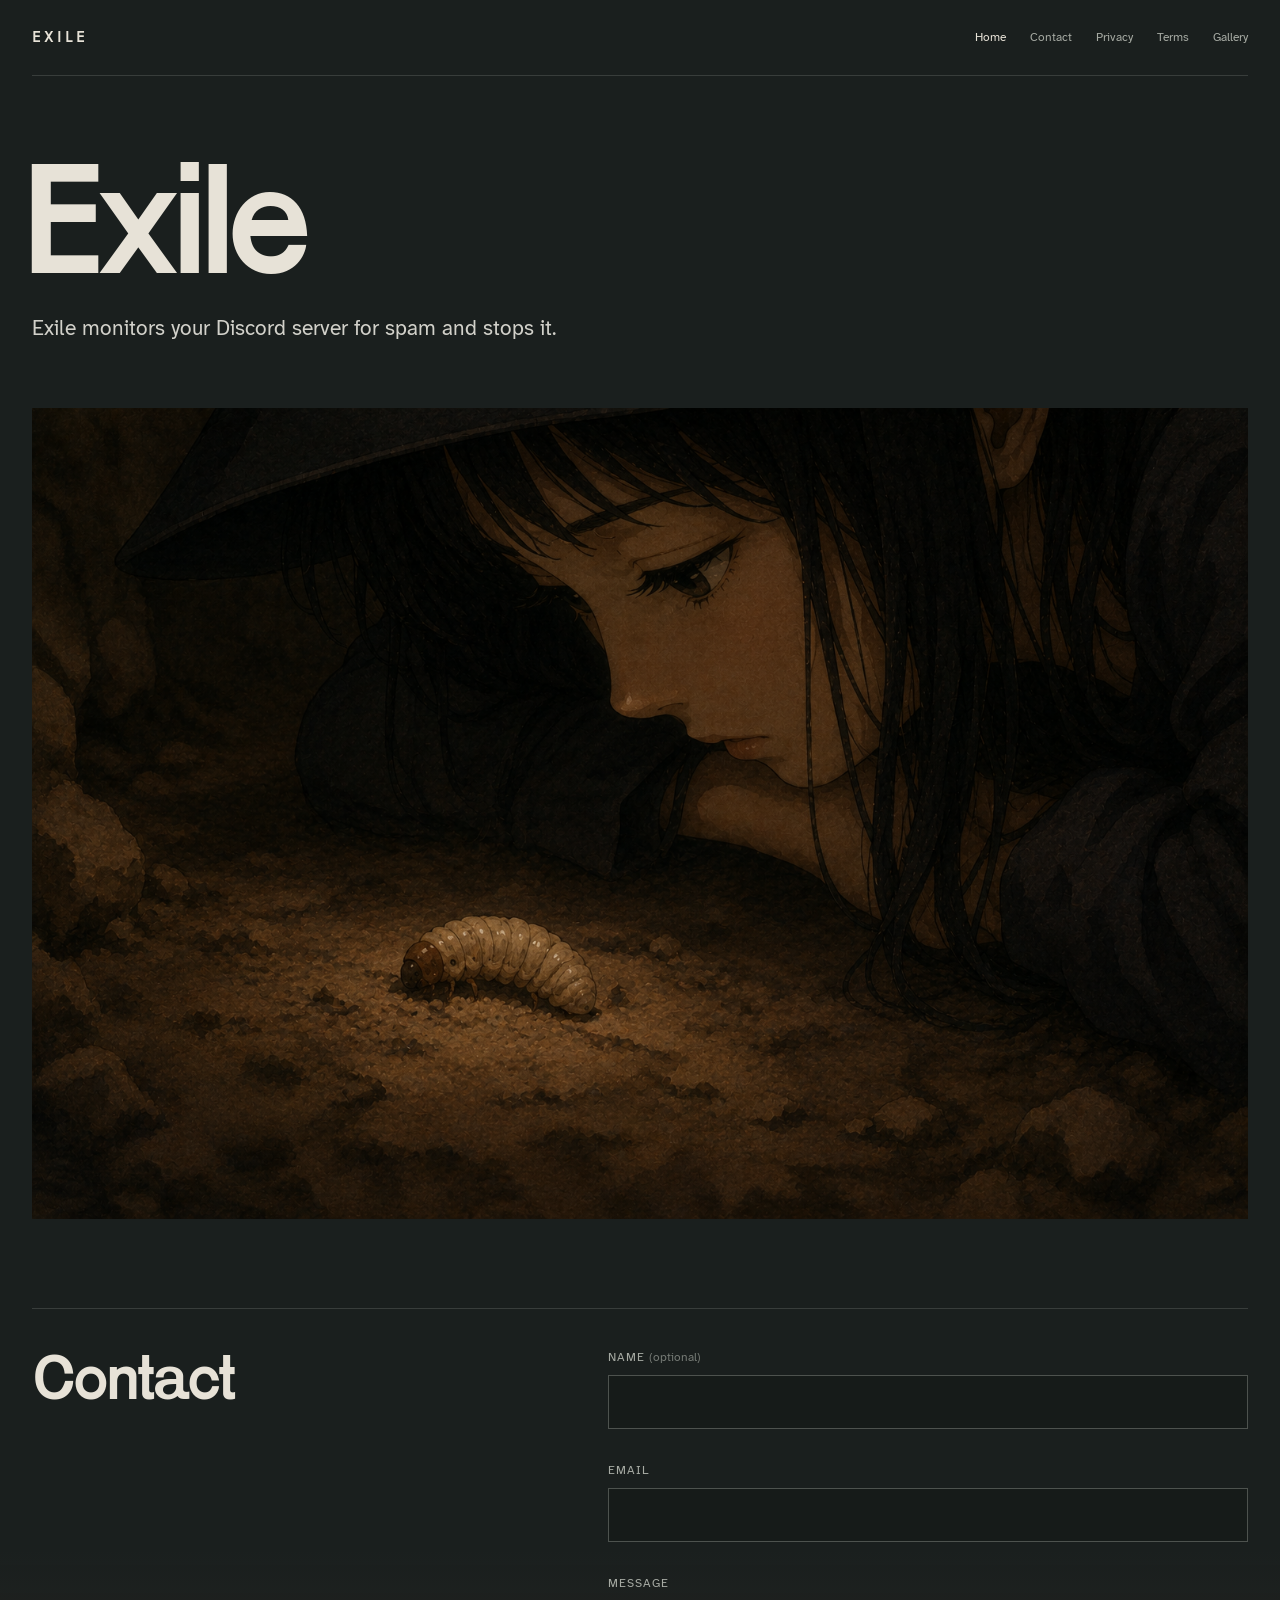
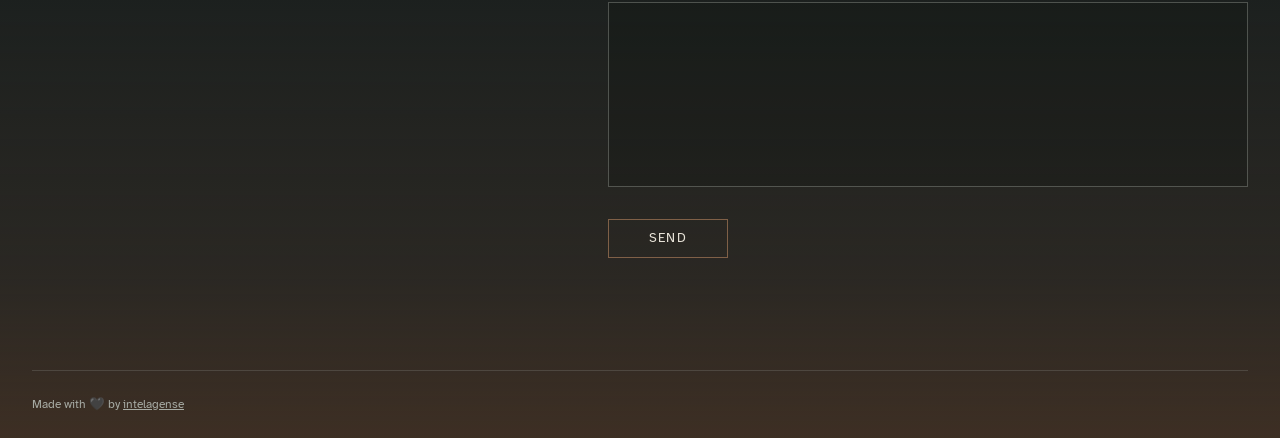
<file: index.html>
<!doctype html>
<html lang="en">
  <head>
    <meta charset="utf-8">
    <meta name="viewport" content="width=device-width, initial-scale=1">
    <meta
      name="description"
      content="Exile monitors your Discord server for spam and stops it."
    >
    <title>Exile — Discord moderation</title>
    <link rel="icon" href="data:,">
    <link
      rel="preload"
      href="/assets/fonts/atkinson-hyperlegible-next-regular.woff2"
      as="font"
      type="font/woff2"
      crossorigin
    >
    <link
      rel="preload"
      href="/assets/fonts/karrik-regular.woff2"
      as="font"
      type="font/woff2"
      crossorigin
    >
    <link rel="stylesheet" href="styles.css?v=2">
  </head>
  <body>
    <header class="masthead">
      <a class="wordmark" href="/" aria-label="Exile home">Exile</a>
      <nav class="primary-nav" aria-label="Primary navigation">
        <a href="/" aria-current="page">Home</a>
        <a href="#contact">Contact</a>
        <a href="/privacy/">Privacy</a>
        <a href="/terms/">Terms</a>
        <a href="/gallery/">Gallery</a>
      </nav>
    </header>

    <main class="home-page">
      <div class="hero">
      <section class="introduction" aria-labelledby="page-title">
        <h1 id="page-title">Exile</h1>
        <p class="summary">
          Exile monitors your Discord server for spam and stops it.
        </p>
      </section>

      <figure class="hero-art">
        <img src="assets/lore-grub.png" alt="Exile watching a small grub on the ground." fetchpriority="high">
      </figure>
      </div>

      <section class="contact" id="contact" aria-labelledby="contact-title">
        <div class="contact-copy">
          <h2 id="contact-title">Contact</h2>
        </div>

        <form
          class="contact-form"
          name="contact"
          method="post"
          action="/thanks/"
          data-netlify="true"
          netlify-honeypot="bot-field"
        >
          <input type="hidden" name="form-name" value="contact">
          <p class="form-trap">
            <label>Do not fill this out <input name="bot-field" tabindex="-1" autocomplete="off"></label>
          </p>

          <label for="contact-name">Name <span>(optional)</span></label>
          <input id="contact-name" name="name" type="text" autocomplete="name">

          <label for="contact-email">Email</label>
          <input id="contact-email" name="email" type="email" autocomplete="email" required>

          <label for="contact-message">Message</label>
          <textarea id="contact-message" name="message" rows="6" required></textarea>

          <button type="submit">Send</button>
        </form>
      </section>
    </main>
    <footer class="site-footer">
      Made with 🖤 by <a href="https://github.com/intelagense">intelagense</a>
    </footer>
  </body>
</html>
</file>
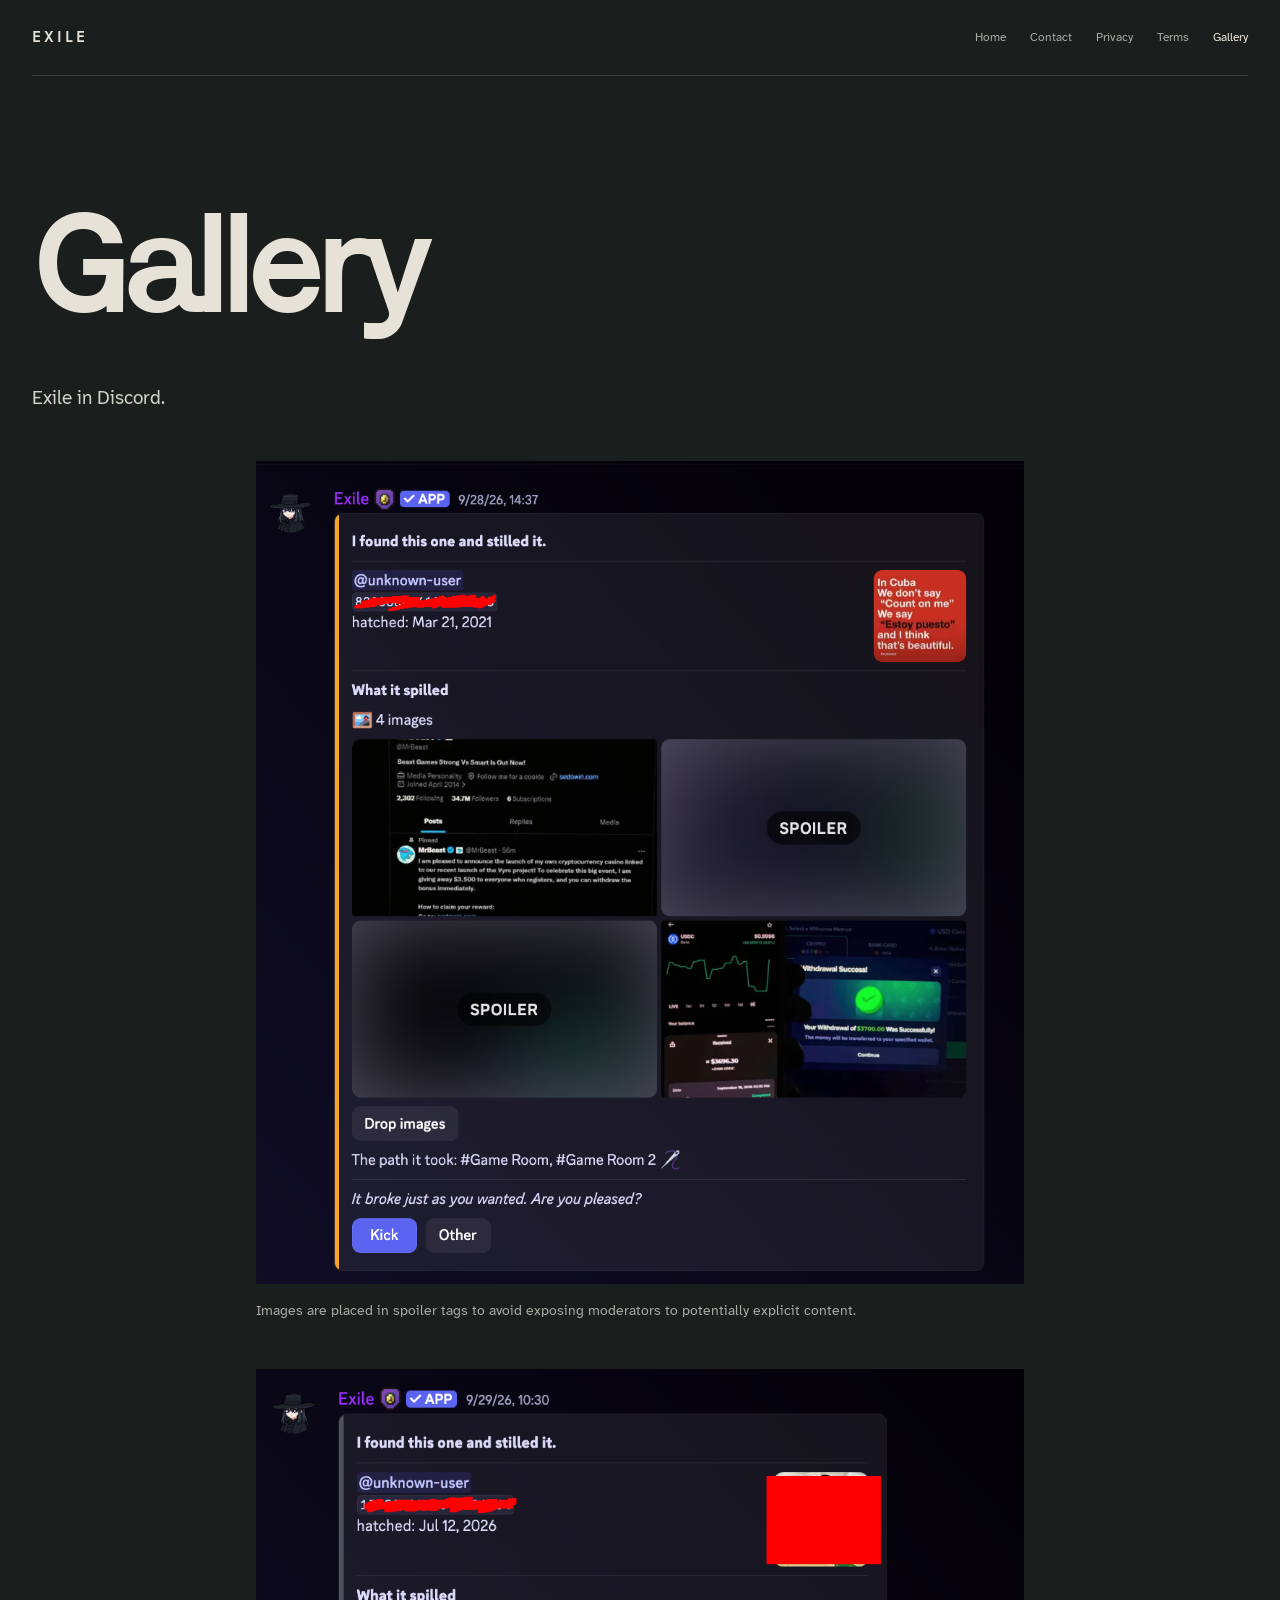
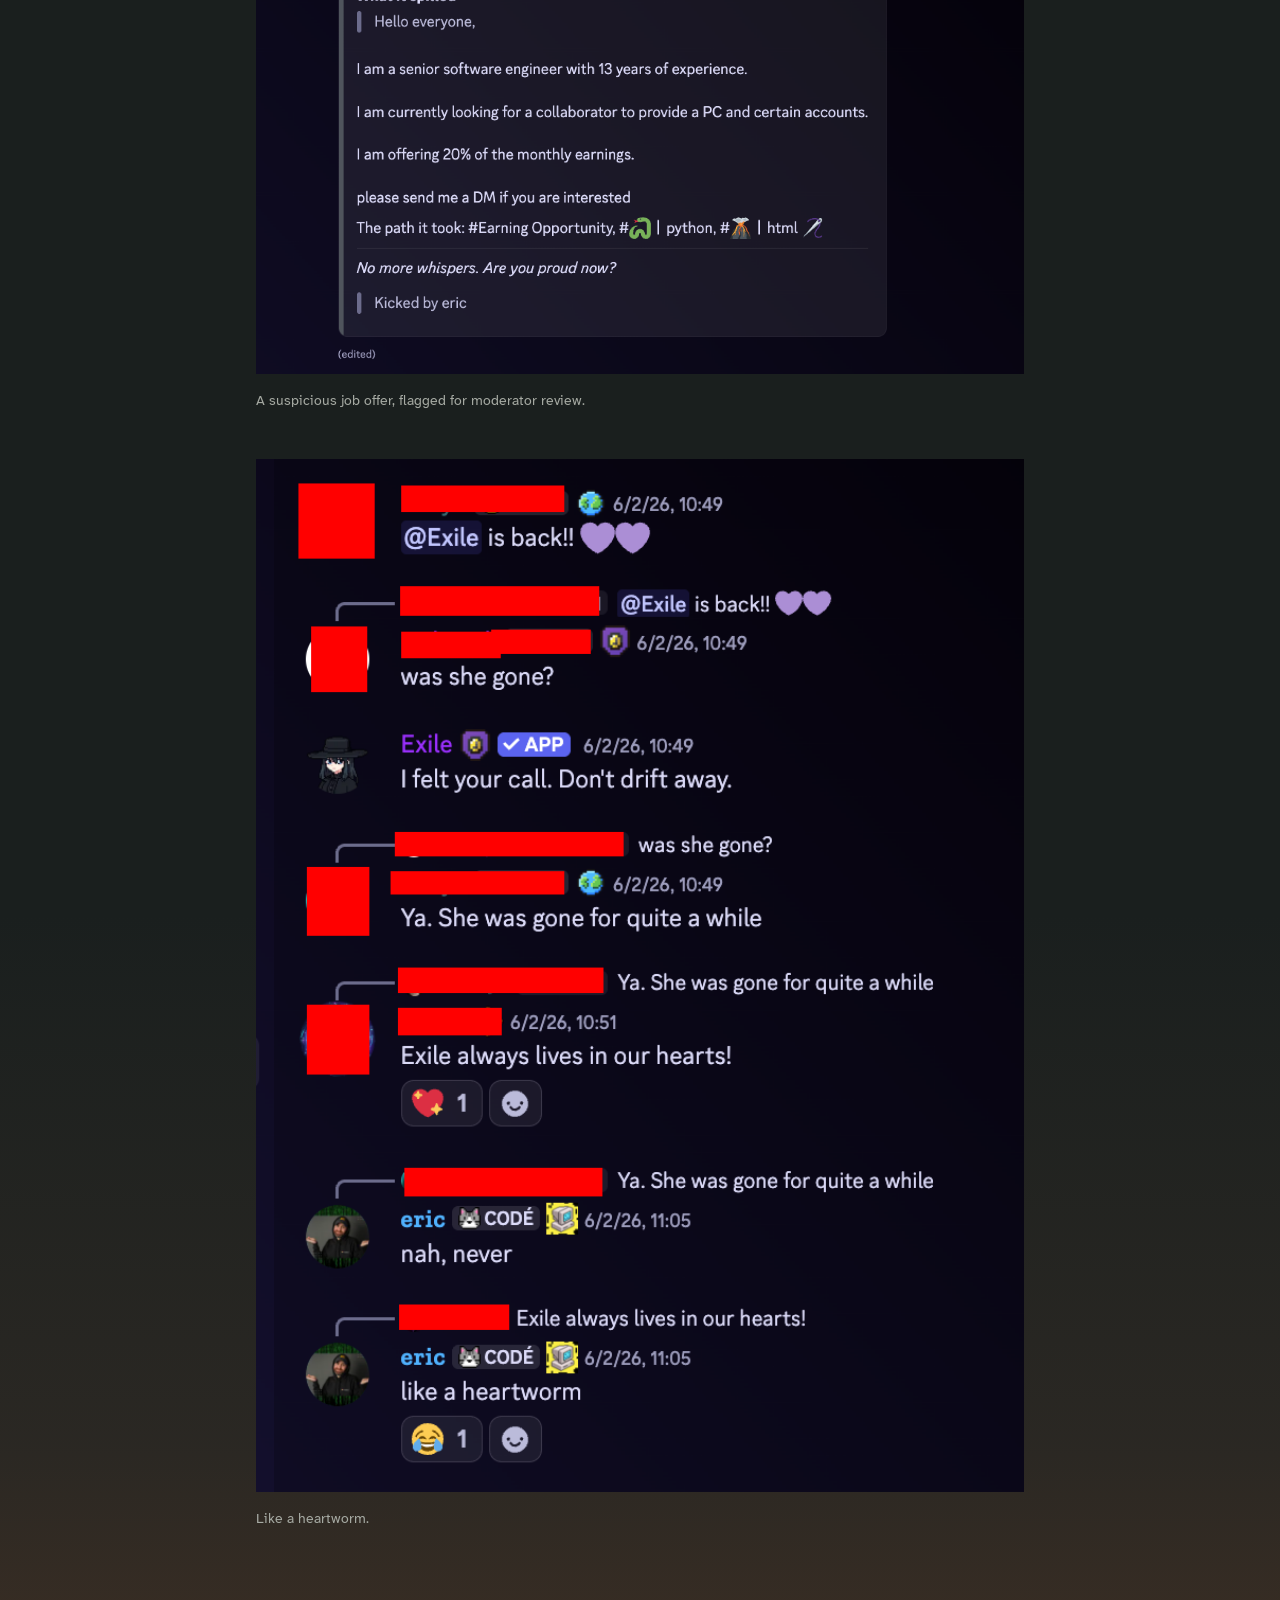
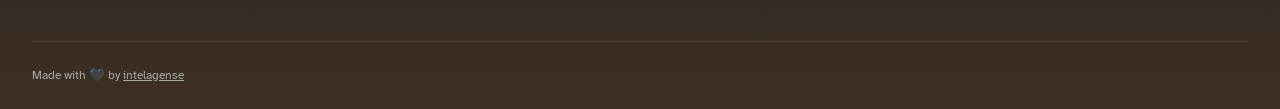
<file: gallery/index.html>
<!doctype html>
<html lang="en">
  <head>
    <meta charset="utf-8">
    <meta name="viewport" content="width=device-width, initial-scale=1">
    <title>Gallery — Exile</title>
    <link rel="icon" href="data:,">
    <link
      rel="preload"
      href="/assets/fonts/atkinson-hyperlegible-next-regular.woff2"
      as="font"
      type="font/woff2"
      crossorigin
    >
    <link
      rel="preload"
      href="/assets/fonts/karrik-regular.woff2"
      as="font"
      type="font/woff2"
      crossorigin
    >
    <link rel="stylesheet" href="../styles.css?v=2">
  </head>
  <body>
    <header class="masthead">
      <a class="wordmark" href="/" aria-label="Exile home">Exile</a>
      <nav class="primary-nav" aria-label="Primary navigation">
        <a href="/">Home</a>
        <a href="/#contact">Contact</a>
        <a href="/privacy/">Privacy</a>
        <a href="/terms/">Terms</a>
        <a href="/gallery/" aria-current="page">Gallery</a>
      </nav>
    </header>

    <main class="policy-page">
      <header class="policy-introduction">
        <h1 class="policy-title">Gallery</h1>
        <p class="policy-summary">Exile in Discord.</p>
      </header>
      <figure class="gallery-example">
        <a href="../assets/moderation-report.png">
          <img src="../assets/moderation-report.png" alt="Exile's spam report with image evidence, spoiler controls, and moderator action buttons. Account ID redacted.">
        </a>
        <figcaption>Images are placed in spoiler tags to avoid exposing moderators to potentially explicit content.</figcaption>
      </figure>
      <figure class="gallery-example">
        <a href="../assets/text-spam-report.png">
          <img src="../assets/text-spam-report.png" alt="Exile's text-spam report with copied message evidence and a moderator's kick decision." loading="lazy">
        </a>
        <figcaption>A suspicious job offer, flagged for moderator review.</figcaption>
      </figure>
      <figure class="gallery-example">
        <a href="../assets/exile-is-back.png">
          <img src="../assets/exile-is-back.png" alt="Members welcome Exile back, followed by a joke about her living in their hearts like a heartworm." loading="lazy">
        </a>
        <figcaption>Like a heartworm.</figcaption>
      </figure>
    </main>
    <footer class="site-footer">
      Made with 🖤 by <a href="https://github.com/intelagense">intelagense</a>
    </footer>
  </body>
</html>
</file>
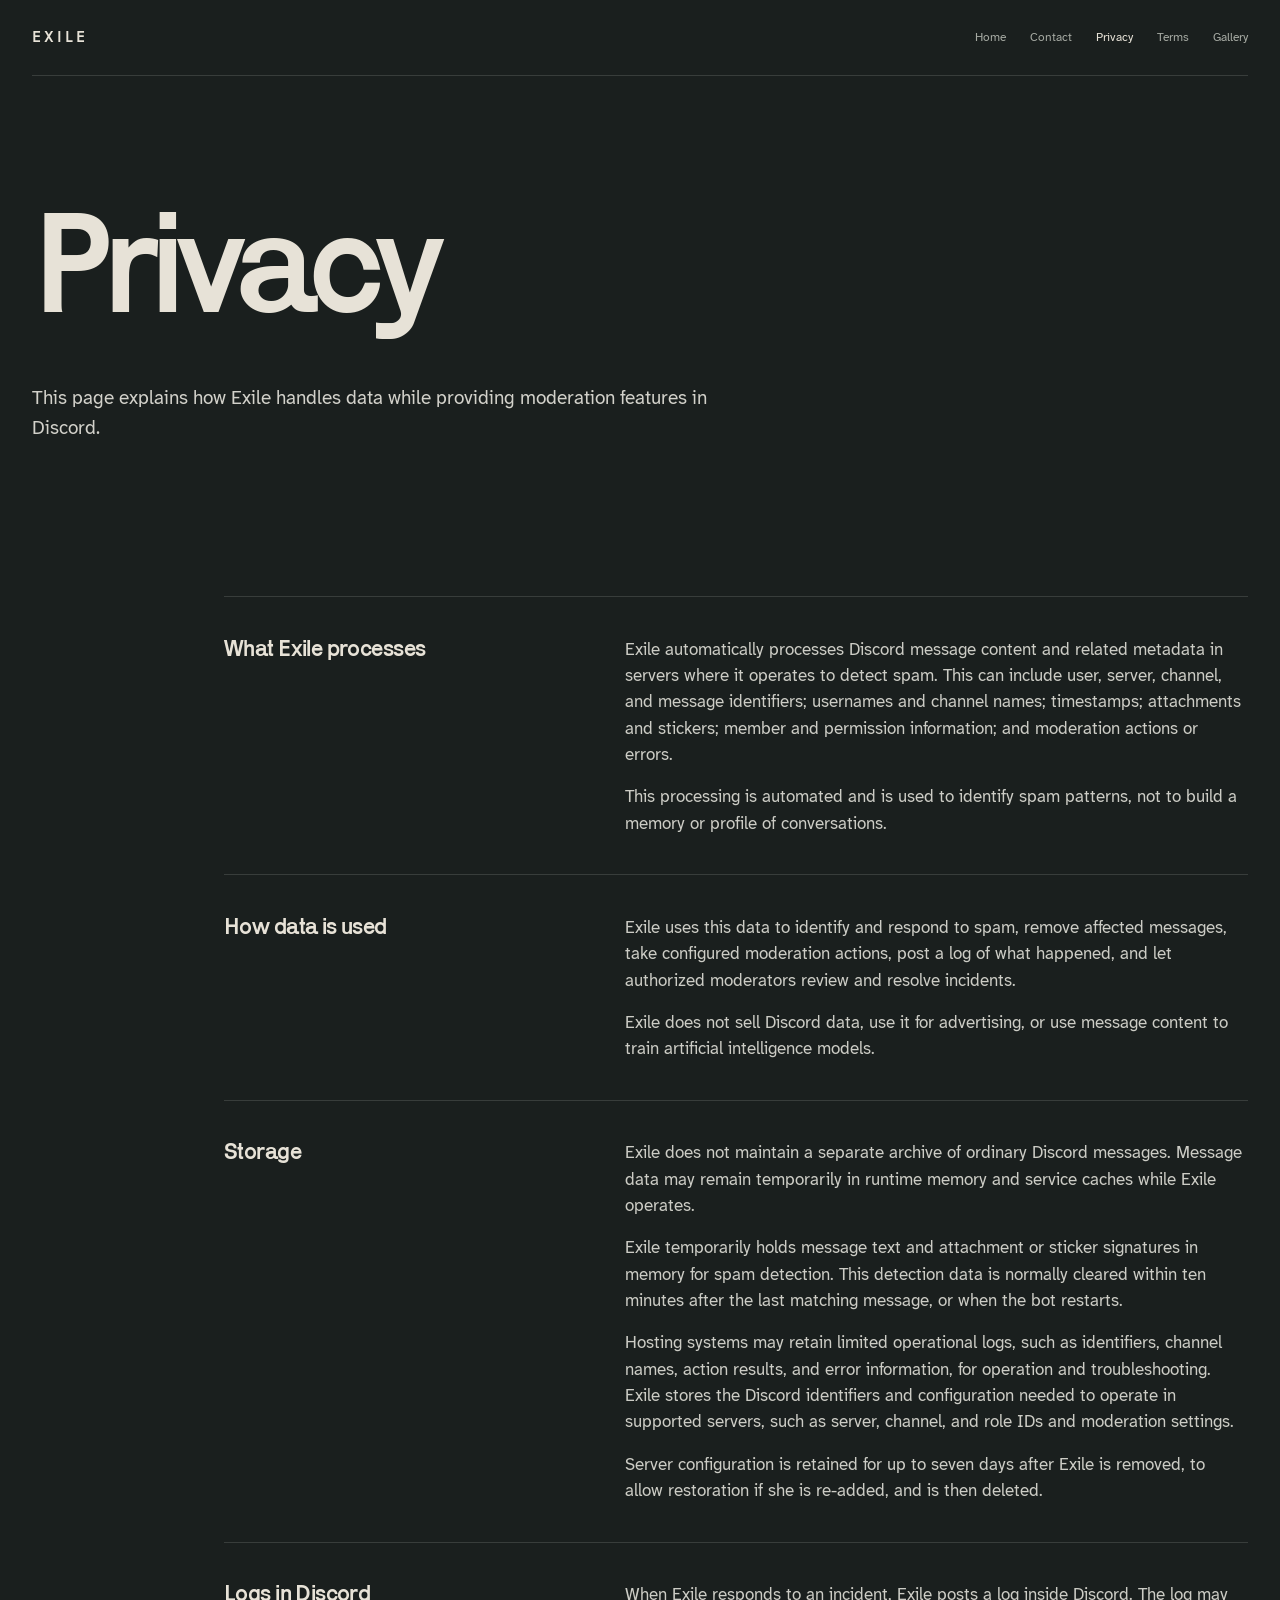
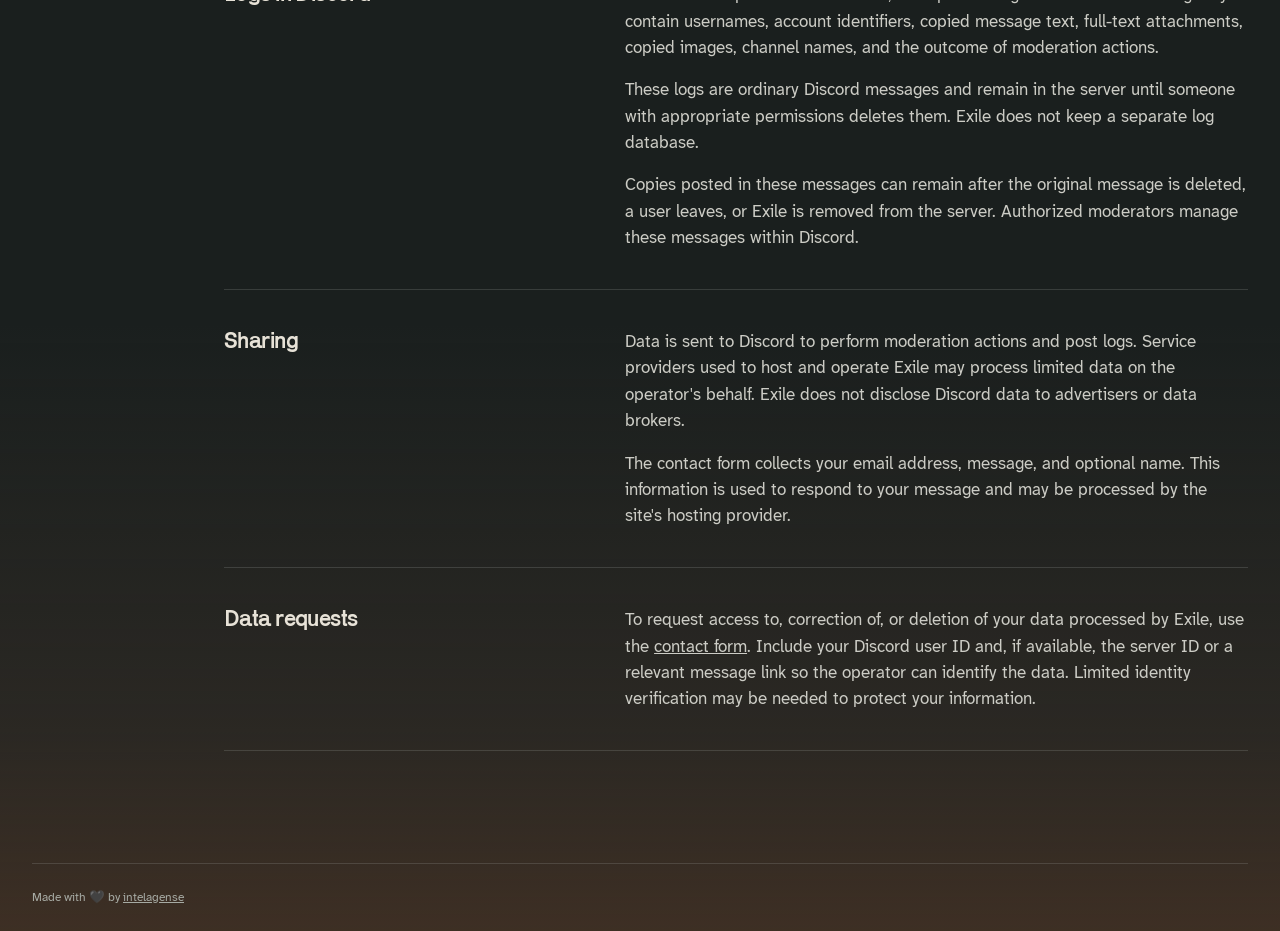
<file: privacy/index.html>
<!doctype html>
<html lang="en">
  <head>
    <meta charset="utf-8">
    <meta name="viewport" content="width=device-width, initial-scale=1">
    <meta
      name="description"
      content="How Exile processes data while providing Discord moderation features."
    >
    <title>Privacy — Exile</title>
    <link rel="icon" href="data:,">
    <link
      rel="preload"
      href="/assets/fonts/atkinson-hyperlegible-next-regular.woff2"
      as="font"
      type="font/woff2"
      crossorigin
    >
    <link
      rel="preload"
      href="/assets/fonts/karrik-regular.woff2"
      as="font"
      type="font/woff2"
      crossorigin
    >
    <link rel="stylesheet" href="../styles.css?v=2">
  </head>
  <body>
    <header class="masthead">
      <a class="wordmark" href="/" aria-label="Exile home">Exile</a>
      <nav class="primary-nav" aria-label="Primary navigation">
        <a href="/">Home</a>
        <a href="/#contact">Contact</a>
        <a href="/privacy/" aria-current="page">Privacy</a>
        <a href="/terms/">Terms</a>
        <a href="/gallery/">Gallery</a>
      </nav>
    </header>

    <main class="policy-page">
      <header class="policy-introduction">
        <h1 class="policy-title">Privacy</h1>
        <p class="policy-summary">
          This page explains how Exile handles data while providing moderation
          features in Discord.
        </p>
      </header>

      <div class="policy-body">
        <section class="policy-section" aria-labelledby="privacy-data">
          <h2 id="privacy-data">What Exile processes</h2>
          <div>
            <p>
              Exile automatically processes Discord message content and related
              metadata in servers where it operates to detect spam. This can include
              user, server, channel, and message identifiers; usernames and channel
              names; timestamps; attachments and stickers; member and permission
              information; and moderation actions or errors.
            </p>
            <p>
              This processing is automated and is used to identify spam patterns, not
              to build a memory or profile of conversations.
            </p>
          </div>
        </section>

        <section class="policy-section" aria-labelledby="privacy-use">
          <h2 id="privacy-use">How data is used</h2>
          <div>
            <p>
              Exile uses this data to identify and respond to spam, remove affected
              messages, take configured moderation actions, post a log of what
              happened, and let authorized moderators review and resolve incidents.
            </p>
            <p>
              Exile does not sell Discord data, use it for advertising, or use message
              content to train artificial intelligence models.
            </p>
          </div>
        </section>

        <section class="policy-section" aria-labelledby="privacy-storage">
          <h2 id="privacy-storage">Storage</h2>
          <div>
            <p>
              Exile does not maintain a separate archive of ordinary Discord messages.
              Message data may remain temporarily in runtime memory and service caches
              while Exile operates.
            </p>
            <p>
              Exile temporarily holds message text and attachment or sticker signatures
              in memory for spam detection. This detection data is normally cleared
              within ten minutes after the last matching message, or when the bot
              restarts.
            </p>
            <p>
              Hosting systems may retain limited operational logs, such as identifiers,
              channel names, action results, and error information, for operation and
              troubleshooting. Exile stores the Discord identifiers and configuration
              needed to operate in supported servers, such as server, channel, and role
              IDs and moderation settings.
            </p>
            <p>
              Server configuration is retained for up to seven days after Exile is
              removed, to allow restoration if she is re-added, and is then deleted.
            </p>
          </div>
        </section>

        <section class="policy-section" aria-labelledby="privacy-logs">
          <h2 id="privacy-logs">Logs in Discord</h2>
          <div>
            <p>
              When Exile responds to an incident, Exile posts a log inside Discord.
              The log may contain usernames, account identifiers, copied message text,
              full-text attachments, copied images, channel names, and the outcome of
              moderation actions.
            </p>
            <p>
              These logs are ordinary Discord messages and remain in the server until
              someone with appropriate permissions deletes them. Exile does not keep a
              separate log database.
            </p>
            <p>
              Copies posted in these messages can remain after the original message is
              deleted, a user leaves, or Exile is removed from the server. Authorized
              moderators manage these messages within Discord.
            </p>
          </div>
        </section>

        <section class="policy-section" aria-labelledby="privacy-sharing">
          <h2 id="privacy-sharing">Sharing</h2>
          <div>
            <p>
              Data is sent to Discord to perform moderation actions and post logs.
              Service providers used to host and operate Exile may process limited data
              on the operator's behalf. Exile does not disclose Discord data to
              advertisers or data brokers.
            </p>
            <p>
              The contact form collects your email address, message, and optional name.
              This information is used to respond to your message and may be processed
              by the site's hosting provider.
            </p>
          </div>
        </section>

        <section class="policy-section" aria-labelledby="privacy-requests">
          <h2 id="privacy-requests">Data requests</h2>
          <div>
            <p>
              To request access to, correction of, or deletion of your data processed
              by Exile, use the <a href="/#contact">contact form</a>. Include your
              Discord user ID and, if available, the server ID or a relevant message
              link so the operator can identify the data. Limited identity verification
              may be needed to protect your information.
            </p>
          </div>
        </section>
      </div>
    </main>
    <footer class="site-footer">
      Made with 🖤 by <a href="https://github.com/intelagense">intelagense</a>
    </footer>
  </body>
</html>
</file>
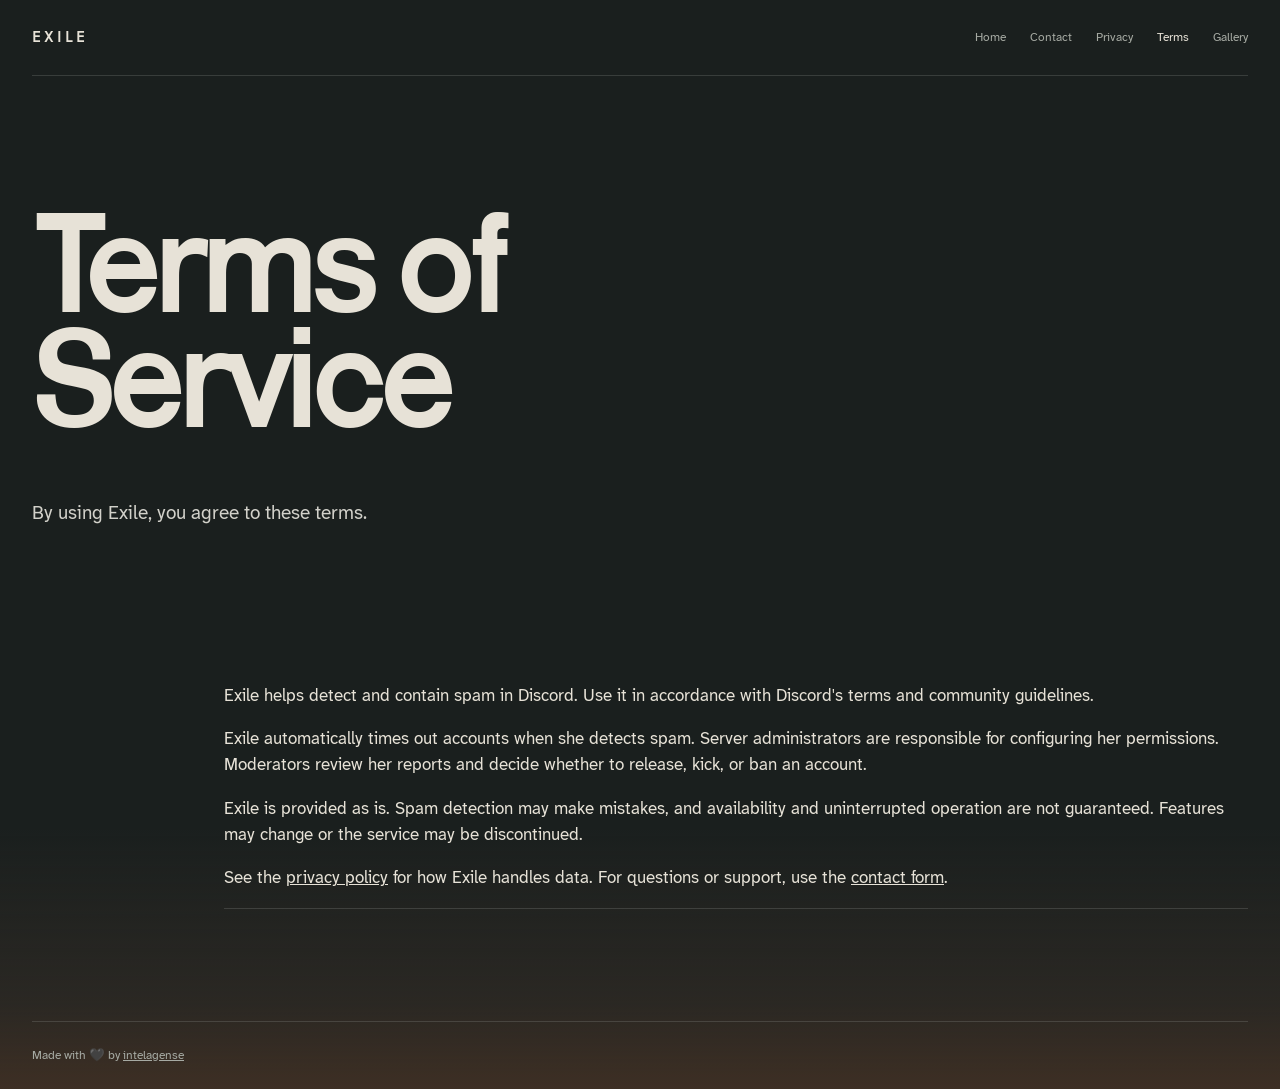
<file: terms/index.html>
<!doctype html>
<html lang="en">
  <head>
    <meta charset="utf-8">
    <meta name="viewport" content="width=device-width, initial-scale=1">
    <title>Terms of Service — Exile</title>
    <link rel="icon" href="data:,">
    <link
      rel="preload"
      href="/assets/fonts/atkinson-hyperlegible-next-regular.woff2"
      as="font"
      type="font/woff2"
      crossorigin
    >
    <link
      rel="preload"
      href="/assets/fonts/karrik-regular.woff2"
      as="font"
      type="font/woff2"
      crossorigin
    >
    <link rel="stylesheet" href="../styles.css?v=2">
  </head>
  <body>
    <header class="masthead">
      <a class="wordmark" href="/" aria-label="Exile home">Exile</a>
      <nav class="primary-nav" aria-label="Primary navigation">
        <a href="/">Home</a>
        <a href="/#contact">Contact</a>
        <a href="/privacy/">Privacy</a>
        <a href="/terms/" aria-current="page">Terms</a>
        <a href="/gallery/">Gallery</a>
      </nav>
    </header>

    <main class="policy-page">
      <header class="policy-introduction">
        <h1 class="policy-title">Terms of Service</h1>
        <p class="policy-summary">By using Exile, you agree to these terms.</p>
      </header>
      <div class="policy-body">
        <p>Exile helps detect and contain spam in Discord. Use it in accordance with
          Discord's terms and community guidelines.</p>
        <p>Exile automatically times out accounts when she detects spam. Server
          administrators are responsible for configuring her permissions. Moderators
          review her reports and decide whether to release, kick, or ban an account.</p>
        <p>Exile is provided as is. Spam detection may make mistakes, and availability
          and uninterrupted operation are not guaranteed. Features may change or the
          service may be discontinued.</p>
        <p>See the <a href="/privacy/">privacy policy</a> for how Exile handles data.
          For questions or support, use the <a href="/#contact">contact form</a>.</p>
      </div>
    </main>
    <footer class="site-footer">
      Made with 🖤 by <a href="https://github.com/intelagense">intelagense</a>
    </footer>
  </body>
</html>
</file>
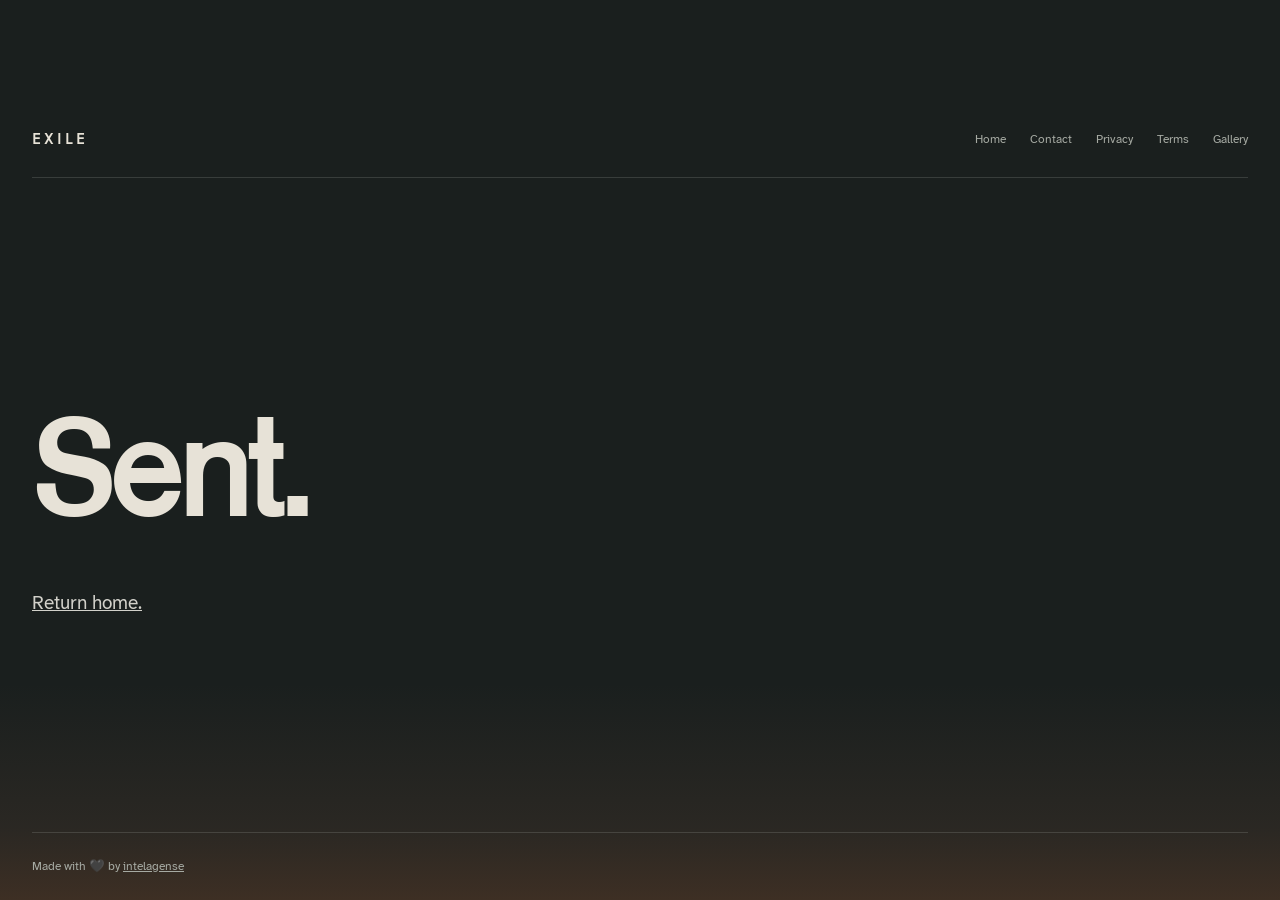
<file: thanks/index.html>
<!doctype html>
<html lang="en">
  <head>
    <meta charset="utf-8">
    <meta name="viewport" content="width=device-width, initial-scale=1">
    <meta name="robots" content="noindex">
    <title>Message sent — Exile</title>
    <link rel="icon" href="data:,">
    <link
      rel="preload"
      href="/assets/fonts/atkinson-hyperlegible-next-regular.woff2"
      as="font"
      type="font/woff2"
      crossorigin
    >
    <link
      rel="preload"
      href="/assets/fonts/karrik-regular.woff2"
      as="font"
      type="font/woff2"
      crossorigin
    >
    <link rel="stylesheet" href="../styles.css?v=2">
  </head>
  <body>
    <header class="masthead">
      <a class="wordmark" href="/" aria-label="Exile home">Exile</a>
      <nav class="primary-nav" aria-label="Primary navigation">
        <a href="/">Home</a>
        <a href="/#contact">Contact</a>
        <a href="/privacy/">Privacy</a>
        <a href="/terms/">Terms</a>
        <a href="/gallery/">Gallery</a>
      </nav>
    </header>

    <main class="policy-page">
      <header class="policy-introduction">
        <h1 class="policy-title">Sent.</h1>
        <p class="policy-summary"><a href="/">Return home.</a></p>
      </header>
    </main>
    <footer class="site-footer">
      Made with 🖤 by <a href="https://github.com/intelagense">intelagense</a>
    </footer>
  </body>
</html>
</file>
<file: styles.css>
@font-face {
  font-family: "Atkinson Hyperlegible Next";
  font-style: normal;
  font-weight: 400;
  font-display: swap;
  src: url("assets/fonts/atkinson-hyperlegible-next-regular.woff2") format("woff2");
}

@font-face {
  font-family: "Karrik";
  font-style: normal;
  font-weight: 400;
  font-display: swap;
  src: url("assets/fonts/karrik-regular.woff2") format("woff2");
}

:root {
  color-scheme: dark;
  --gunmetal: #1a1f1e;
  --gunmetal-deep: #121614;
  --bone: #e7e2d7;
  --ash: #a6aaa3;
  --oxide: #7f6047;
  --line: rgb(166 170 163 / 22%);
  --body: "Atkinson Hyperlegible Next", "Atkinson Hyperlegible", "Helvetica Neue", sans-serif;
  --display: "Karrik", "Helvetica Neue", sans-serif;
}

* {
  box-sizing: border-box;
}

html {
  min-width: 320px;
  background: var(--gunmetal-deep);
}

body {
  display: flex;
  flex-direction: column;
  min-height: 100vh;
  margin: 0;
  background:
    linear-gradient(180deg, transparent 0 76%, rgb(71 55 44 / 36%) 92%, rgb(75 53 38 / 72%) 100%),
    var(--gunmetal);
  color: var(--bone);
  font: 17px/1.55 var(--body);
}

a {
  color: inherit;
}

a:focus-visible {
  outline: 2px solid var(--oxide);
  outline-offset: 5px;
}

.masthead,
main,
.site-footer {
  margin-top: auto;
  width: min(100% - 4rem, 80rem);
  margin-inline: auto;
}

.masthead {
  display: flex;
  align-items: center;
  justify-content: space-between;
  gap: 2rem;
  min-height: 4.75rem;
  border-bottom: 1px solid var(--line);
}

.wordmark {
  font-family: var(--display);
  font-size: 1rem;
  letter-spacing: 0.18em;
  text-decoration: none;
  text-transform: uppercase;
}

.primary-nav {
  display: flex;
  gap: 1.5rem;
  color: var(--ash);
  font-size: 0.78rem;
}

.primary-nav a {
  text-decoration: none;
}

.primary-nav a:hover,
.primary-nav a[aria-current="page"] {
  color: var(--bone);
}

main {
  padding-block: clamp(5rem, 10vw, 9rem) 7rem;
}

.introduction {
  max-width: 52rem;
}

h1 {
  margin: 0;
  font: 400 clamp(5rem, 13vw, 10rem) / 0.8 var(--display);
  letter-spacing: -0.055em;
}

.introduction h1 {
  margin-left: -0.086em;
}

.summary {
  max-width: 39rem;
  margin: clamp(2.4rem, 5vw, 4rem) 0 0;
  color: #d2d1ca;
  font-size: clamp(1.15rem, 1.75vw, 1.3rem);
  line-height: 1.5;
}

.home-page {
  padding-top: clamp(3rem, 6vw, 5rem);
}

.hero .summary {
  max-width: 39rem;
  margin-top: 2rem;
}

.hero-art {
  width: 100%;
  margin: clamp(2.5rem, 5vw, 4rem) 0 0;
}

.hero-art img {
  display: block;
  width: 100%;
  height: auto;
}

.home-page .contact {
  margin-top: clamp(4rem, 7vw, 6rem);
}

.contact {
  display: grid;
  grid-template-columns: minmax(12rem, 1fr) minmax(0, 2fr);
  gap: clamp(2rem, 7vw, 7rem);
  width: 100%;
  margin: clamp(7rem, 14vw, 12rem) 0 0;
  padding: 2.4rem 0 0;
  border-top: 1px solid var(--line);
}

.contact h2 {
  margin: 0;
  font: 400 clamp(2.75rem, 5vw, 4.75rem) / 0.9 var(--display);
  letter-spacing: -0.045em;
}

.contact-form {
  display: grid;
  align-content: start;
  justify-self: end;
  width: 100%;
  max-width: 40rem;
}

.contact-form label {
  margin-bottom: 0.55rem;
  color: var(--ash);
  font-size: 0.75rem;
  letter-spacing: 0.08em;
  text-transform: uppercase;
}

.contact-form label span {
  color: rgb(166 170 163 / 65%);
  letter-spacing: 0;
  text-transform: none;
}

.contact-form input,
.contact-form textarea {
  width: 100%;
  margin: 0 0 2rem;
  padding: 0.8rem 0.9rem;
  border: 1px solid rgb(166 170 163 / 38%);
  border-radius: 0;
  outline: 0;
  background: rgb(11 14 13 / 22%);
  color: var(--bone);
  font: inherit;
}

.contact-form textarea {
  min-height: 9rem;
  resize: none;
}

.contact-form input:focus,
.contact-form textarea:focus {
  border-color: var(--oxide);
  box-shadow: 0 0 0 1px var(--oxide);
}

.contact-form button {
  justify-self: start;
  min-width: 7.5rem;
  padding: 0.75rem 1rem;
  border: 1px solid var(--oxide);
  background: transparent;
  color: var(--bone);
  font: 0.8rem/1 var(--body);
  letter-spacing: 0.08em;
  text-transform: uppercase;
  cursor: pointer;
}

.contact-form button:hover {
  background: var(--oxide);
}

.contact-form button:focus-visible {
  outline: 2px solid var(--bone);
  outline-offset: 4px;
}

.form-trap {
  display: none;
}

.policy-introduction {
  max-width: 55rem;
}

.policy-title {
  font-size: clamp(4.75rem, 12vw, 9rem);
}

.policy-summary {
  max-width: 43rem;
  margin: clamp(2.4rem, 5vw, 4rem) 0 0;
  color: #d2d1ca;
  font-size: clamp(1.1rem, 1.5vw, 1.25rem);
}

.policy-body {
  width: min(100%, 64rem);
  margin: clamp(6rem, 12vw, 11rem) 0 0 auto;
  border-bottom: 1px solid var(--line);
}

.policy-section {
  display: grid;
  grid-template-columns: minmax(12rem, 1fr) minmax(0, 2fr);
  gap: clamp(2rem, 7vw, 7rem);
  padding: 2.4rem 0;
  border-top: 1px solid var(--line);
}

.policy-section h2 {
  margin: 0;
  font: 400 1.45rem/1.08 var(--display);
  letter-spacing: -0.025em;
}

.policy-section p {
  max-width: 48rem;
  margin: 0;
  color: #ccccc5;
}

.policy-section p + p {
  margin-top: 1rem;
}

@media (max-width: 40rem) {
  .masthead,
  main,
  .site-footer {
    width: min(100% - 2.5rem, 80rem);
  }

  .masthead {
    min-height: 4rem;
  }

  main {
    padding-block: 4.5rem 5rem;
  }

  .primary-nav {
    gap: 1rem;
    font-size: 0.72rem;
  }

  .policy-section {
    display: block;
    padding: 2rem 0 2.4rem;
  }

  .policy-section h2 {
    margin-bottom: 1rem;
  }

  .contact {
    display: block;
    margin-top: 7rem;
    padding-top: 2rem;
  }

  .contact-copy {
    margin-bottom: 3.5rem;
  }

}

.site-footer {
  padding-block: 1.5rem;
  border-top: 1px solid var(--line);
  color: var(--ash);
  font-size: 0.78rem;
}

.gallery-example {
  max-width: 48rem;
  margin: 3rem auto 0;
}

.gallery-example img {
  display: block;
  width: 100%;
  height: auto;
}

.gallery-example figcaption {
  margin-top: 1rem;
  color: var(--ash);
  font-size: 0.85rem;
}
</file>
